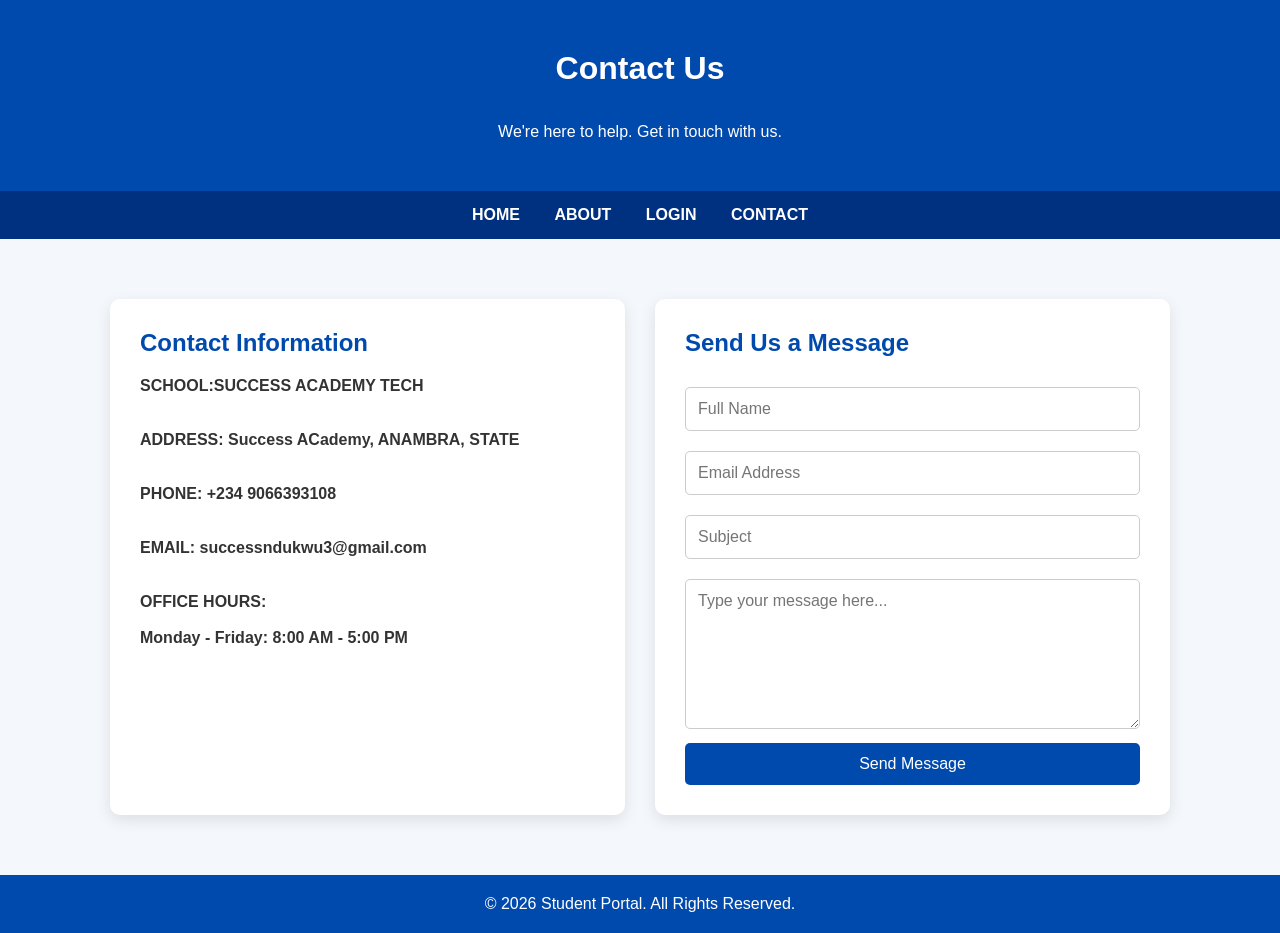
<file: con.html>
<!DOCTYPE html>
<html lang="en">
<head>
<meta charset="UTF-8">
<meta name="viewport" content="width=device-width, initial-scale=1.0">
<title>Contact Us | Student Portal</title>
<style>


*{
    margin:0;
    padding:0;
    box-sizing:border-box;
    font-family:Arial, Helvetica, sans-serif;
}

body{
    background:#f4f7fc;
    color:#333;
}

header{
    background:#004aad;
    color:#fff;
    text-align:center;
    padding:50px 20px;
}

nav{
    background:#003080;
    text-align:center;
    padding:15px;
}

nav a{
    color:#fff;
    text-decoration:none;
    margin:0 15px;
    font-weight:bold;
}

.container{
    max-width:1100px;
    margin:40px auto;
    display:grid;
    grid-template-columns:1fr 1fr;
    gap:30px;
    padding:20px;
}

.contact-info,
.contact-form{
    background:#fff;
    padding:30px;
    border-radius:10px;
    box-shadow:0 5px 15px rgba(0,0,0,0.1);
}

h2{
    color:#004aad;
    margin-bottom:20px;
}

.contact-info p{
    margin:15px 0;
    line-height:1.7;
}

.contact-form input,
.contact-form textarea{
    width:100%;
    padding:12px;
    margin:10px 0;
    border:1px solid #ccc;
    border-radius:5px;
    font-size:16px;
}

.contact-form textarea{
    height:150px;
    resize:vertical;
}

button{
    width:100%;
    padding:12px;
    background:#004aad;
    color:white;
    border:none;
    border-radius:5px;
    font-size:16px;
    cursor:pointer;
}

button:hover{
    background:#003080;
}

footer{
    background:#004aad;
    color:white;
    text-align:center;
    padding:20px;
    margin-top:40px;
}

@media(max-width:768px){
    .container{
        grid-template-columns:1fr;
    }
}
</style>
</head>
<body>

<header>
<h1>Contact Us</h1><br><br>
<p>We're here to help. Get in touch with us.</p>
</header>

<nav>
<a href="/HTML/Index.html">HOME</a>
<a href="about.html">ABOUT</a>
<a href="login.html">LOGIN</a>
<a href="/HTML/con.html">CONTACT</a>
</nav>

<div class="container">

<div class="contact-info">

<h2>Contact Information</h2>

<h4><strong>SCHOOL:</strong>SUCCESS ACADEMY TECH</h4><br><br>

<h4><strong>ADDRESS:</strong> Success ACademy, ANAMBRA, STATE</h4><br><br>

<h4><strong>PHONE:</strong> +234 9066393108</h4><br><br>

<h4><strong>EMAIL: </strong></strong>successndukwu3@gmail.com</h4><br><br>

<h4><strong>OFFICE HOURS:</strong><br><br>
Monday - Friday: 8:00 AM - 5:00 PM</h4>

</div>

<div class="contact-form">

<h2>Send Us a Message</h2>

<form action="#" method="post">

<input type="text" name="fullname" placeholder="Full Name" required>

<input type="email" name="email" placeholder="Email Address" required>

<input type="text" name="subject" placeholder="Subject" required>

<textarea name="message" placeholder="Type your message here..." required></textarea>

<button type="submit">Send Message</button>

</form>

</div>

</div>

<footer>
&copy; 2026 Student Portal. All Rights Reserved.
</footer>

</body>
</html>
</file>
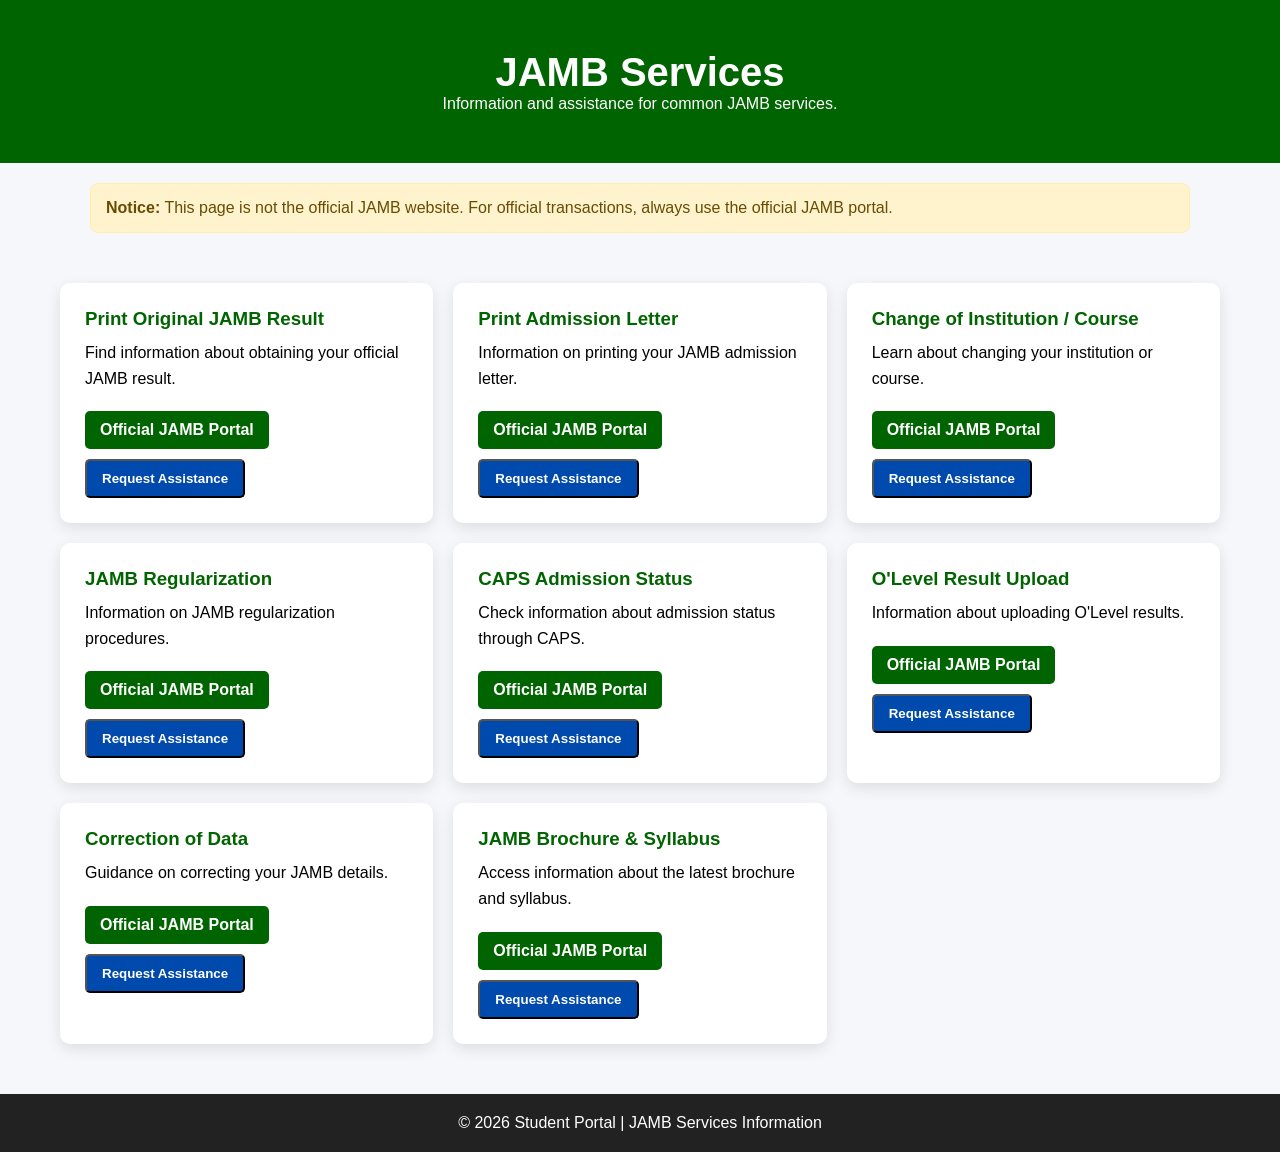
<file: Jamb.html>
<!DOCTYPE html>
<html lang="en">
<head>
<meta charset="UTF-8">
<meta name="viewport" content="width=device-width, initial-scale=1.0">
<title>JAMB Services | Student Portal</title>

<style>
*{
    margin:0;
    padding:0;
    box-sizing:border-box;
    font-family:Arial,Helvetica,sans-serif;
}

body{
    background:#f5f7fb;
}

header{
    background:#006400;
    color:white;
    padding:50px 20px;
    text-align:center;
}

header h1{
    font-size:40px;
}

.notice{
    max-width:1100px;
    margin:20px auto;
    background:#fff3cd;
    color:#664d03;
    border:1px solid #ffecb5;
    padding:15px;
    border-radius:8px;
}

.container{
    max-width:1200px;
    margin:30px auto;
    padding:20px;
    display:grid;
    grid-template-columns:repeat(auto-fit,minmax(280px,1fr));
    gap:20px;
}

.card{
    background:white;
    border-radius:10px;
    padding:25px;
    box-shadow:0 5px 15px rgba(0,0,0,.1);
    transition:.3s;
}

.card:hover{
    transform:translateY(-5px);
}

.card h3{
    color:#006400;
    margin-bottom:10px;
}

.card p{
    line-height:1.6;
    margin-bottom:20px;
}

.buttons{
    display:flex;
    gap:10px;
    flex-wrap:wrap;
}

.btn{
    padding:10px 15px;
    border-radius:5px;
    text-decoration:none;
    color:white;
    font-weight:bold;
}

.official{
    background:#006400;
}

.help{
    background:#004aad;
}

footer{
    background:#222;
    color:white;
    text-align:center;
    padding:20px;
    margin-top:30px;
}
</style>
</head>

<body>

<header>
<h1>JAMB Services</h1>
<p>Information and assistance for common JAMB services.</p>
</header>

<div class="notice">
<strong>Notice:</strong> This page is not the official JAMB website. For official transactions, always use the official JAMB portal.
</div>

<div class="container">

<div class="card">
<h3>Print Original JAMB Result</h3>
<p>Find information about obtaining your official JAMB result.</p>
<div class="buttons">
<a href="https://www.jamb.gov.ng" target="_blank" class="btn official">Official JAMB Portal</a>
<button class="btn help" onclick="requestService('Print Original JAMB Result')">Request Assistance</button>
</div>
</div>

<div class="card">
<h3>Print Admission Letter</h3>
<p>Information on printing your JAMB admission letter.</p>
<div class="buttons">
<a href="https://www.jamb.gov.ng" target="_blank" class="btn official">Official JAMB Portal</a>
<button class="btn help" onclick="requestService('Print Admission Letter')">Request Assistance</button>
</div>
</div>

<div class="card">
<h3>Change of Institution / Course</h3>
<p>Learn about changing your institution or course.</p>
<div class="buttons">
<a href="https://www.jamb.gov.ng" target="_blank" class="btn official">Official JAMB Portal</a>
<button class="btn help" onclick="requestService('Change of Institution / Course')">Request Assistance</button>
</div>
</div>

<div class="card">
<h3>JAMB Regularization</h3>
<p>Information on JAMB regularization procedures.</p>
<div class="buttons">
<a href="https://www.jamb.gov.ng" target="_blank" class="btn official">Official JAMB Portal</a>
<button class="btn help" onclick="requestService('JAMB Regularization')">Request Assistance</button>
</div>
</div>

<div class="card">
<h3>CAPS Admission Status</h3>
<p>Check information about admission status through CAPS.</p>
<div class="buttons">
<a href="https://www.jamb.gov.ng" target="_blank" class="btn official">Official JAMB Portal</a>
<button class="btn help" onclick="requestService('CAPS Admission Status')">Request Assistance</button>
</div>
</div>

<div class="card">
<h3>O'Level Result Upload</h3>
<p>Information about uploading O'Level results.</p>
<div class="buttons">
<a href="https://www.jamb.gov.ng" target="_blank" class="btn official">Official JAMB Portal</a>
<button class="btn help" onclick="requestService('O-Level Result Upload')">Request Assistance</button>
</div>
</div>

<div class="card">
<h3>Correction of Data</h3>
<p>Guidance on correcting your JAMB details.</p>
<div class="buttons">
<a href="https://www.jamb.gov.ng" target="_blank" class="btn official">Official JAMB Portal</a>
<button class="btn help" onclick="requestService('Correction of Data')">Request Assistance</button>
</div>
</div>

<div class="card">
<h3>JAMB Brochure & Syllabus</h3>
<p>Access information about the latest brochure and syllabus.</p>
<div class="buttons">
<a href="https://www.jamb.gov.ng" target="_blank" class="btn official">Official JAMB Portal</a>
<button class="btn help" onclick="requestService('JAMB Brochure & Syllabus')">Request Assistance</button>
</div>
</div>

</div>

<footer>
&copy; 2026 Student Portal | JAMB Services Information
</footer>

<script>
function requestService(service){
    alert(
        "You selected: " + service +
        "\\n\\nConnect this button to your WhatsApp, contact form, or customer support page to receive assistance."
    );
}
</script>

</body>
</html>
</file>
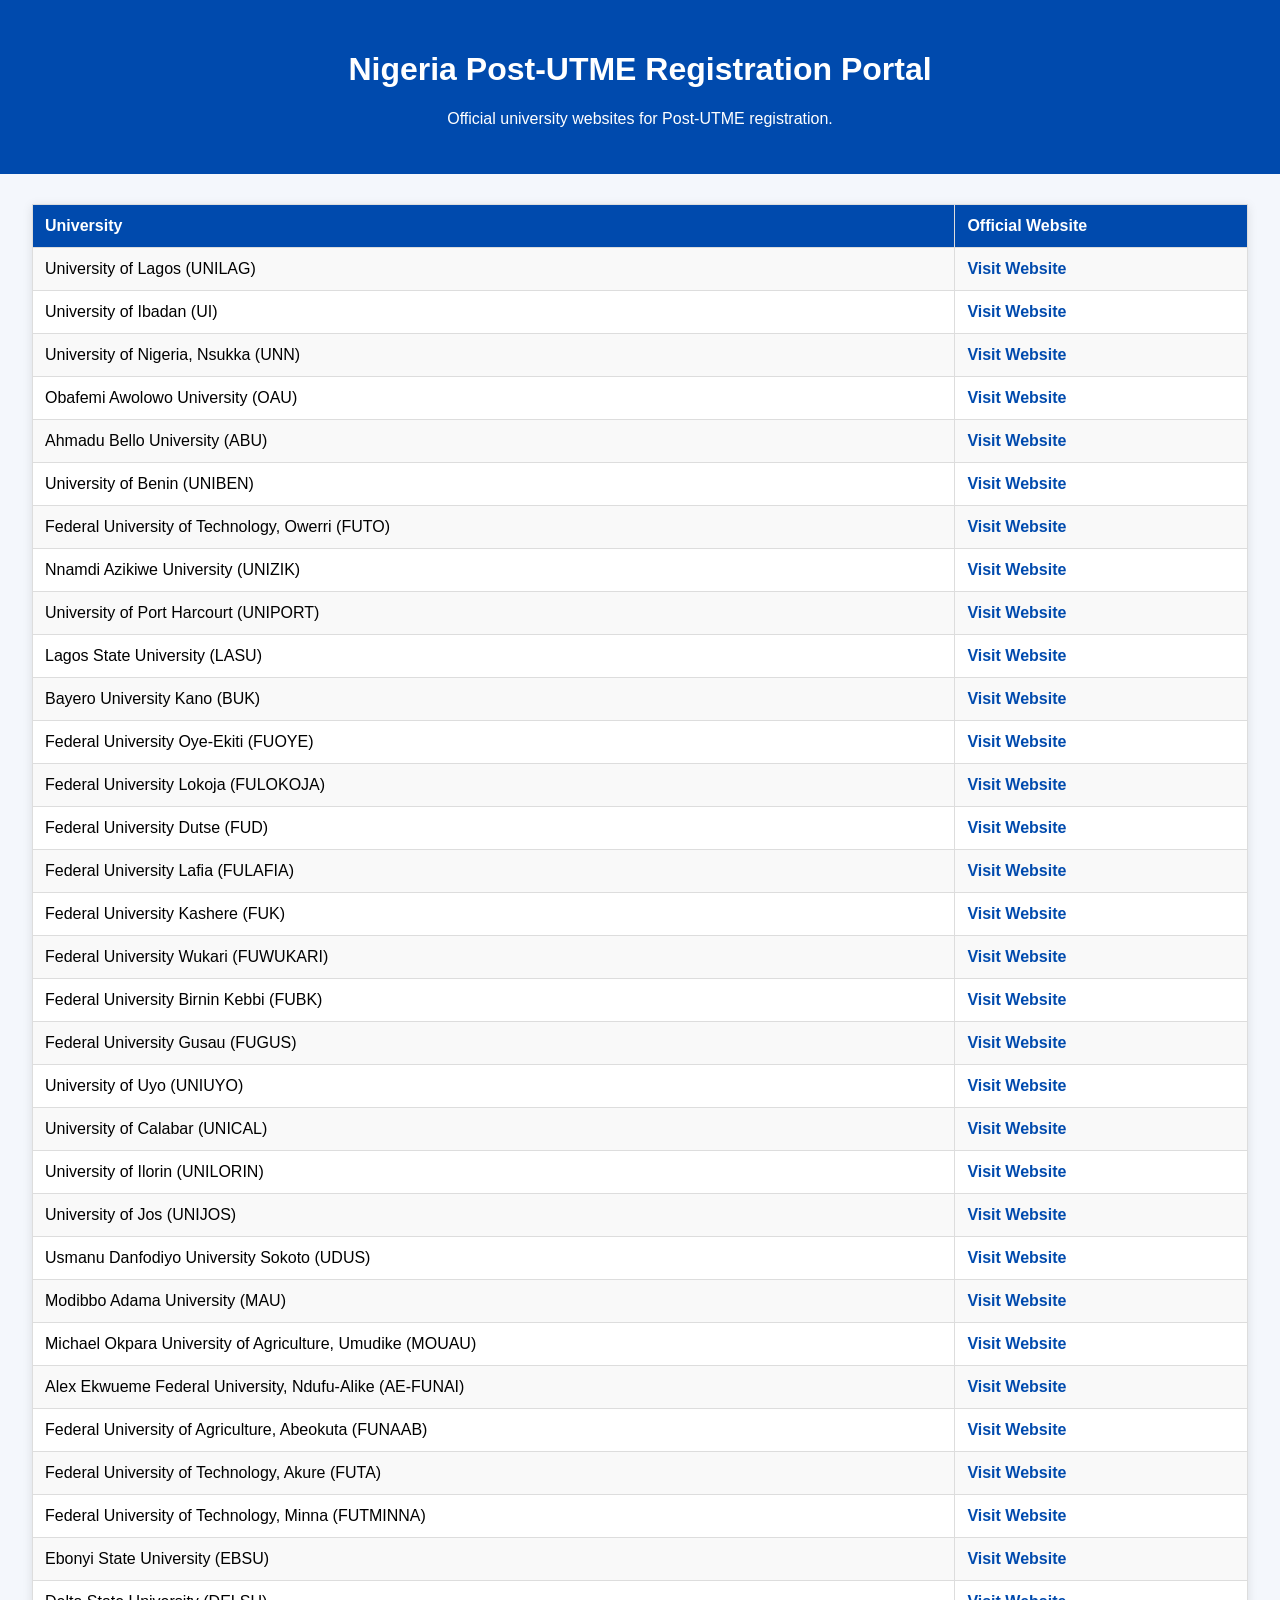
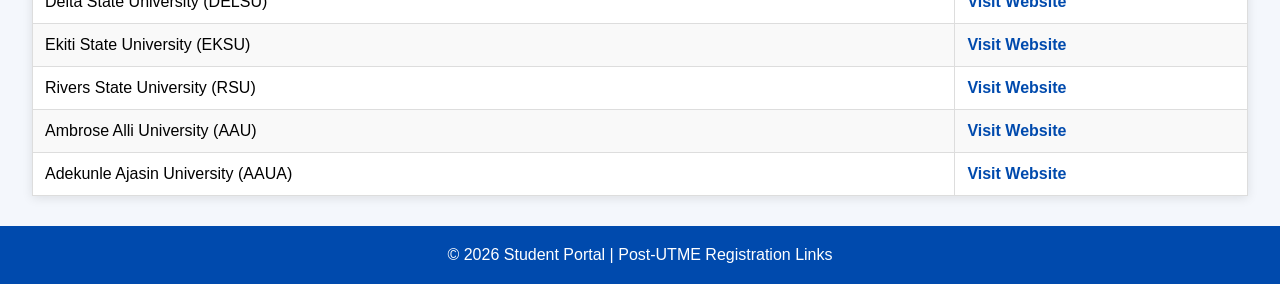
<file: post.html>
<!DOCTYPE html>
<html lang="en">
<head>
<meta charset="UTF-8">
<meta name="viewport" content="width=device-width, initial-scale=1.0">
<title>Post-UTME Registration Links</title>

<style>
body{
    font-family:Arial, sans-serif;
    background:#f4f7fc;
    margin:0;
}

header{
    background:#004aad;
    color:#fff;
    text-align:center;
    padding:30px;
}

table{
    width:95%;
    margin:30px auto;
    border-collapse:collapse;
    background:#fff;
    box-shadow:0 2px 10px rgba(0,0,0,.1);
}

th,td{
    border:1px solid #ddd;
    padding:12px;
    text-align:left;
}

th{
    background:#004aad;
    color:#fff;
}

tr:nth-child(even){
    background:#f9f9f9;
}

a{
    color:#004aad;
    text-decoration:none;
    font-weight:bold;
}

footer{
    background:#004aad;
    color:white;
    text-align:center;
    padding:20px;
}
</style>
</head>
<body>

<header>
<h1>Nigeria Post-UTME Registration Portal</h1>
<p>Official university websites for Post-UTME registration.</p>
</header>

<table>
<tr>
<th>University</th>
<th>Official Website</th>
</tr>

<tr>
<td>University of Lagos (UNILAG)</td>
<td><a href="https://www.unilag.edu.ng" target="_blank">Visit Website</a></td>
</tr>

<tr>
<td>University of Ibadan (UI)</td>
<td><a href="https://www.ui.edu.ng" target="_blank">Visit Website</a></td>
</tr>

<tr>
<td>University of Nigeria, Nsukka (UNN)</td>
<td><a href="https://www.unn.edu.ng" target="_blank">Visit Website</a></td>
</tr>

<tr>
<td>Obafemi Awolowo University (OAU)</td>
<td><a href="https://www.oauife.edu.ng" target="_blank">Visit Website</a></td>
</tr>

<tr>
<td>Ahmadu Bello University (ABU)</td>
<td><a href="https://www.abu.edu.ng" target="_blank">Visit Website</a></td>
</tr>

<tr>
<td>University of Benin (UNIBEN)</td>
<td><a href="https://www.uniben.edu" target="_blank">Visit Website</a></td>
</tr>

<tr>
<td>Federal University of Technology, Owerri (FUTO)</td>
<td><a href="https://www.futo.edu.ng" target="_blank">Visit Website</a></td>
</tr>

<tr>
<td>Nnamdi Azikiwe University (UNIZIK)</td>
<td><a href="https://www.unizik.edu.ng" target="_blank">Visit Website</a></td>
</tr>

<tr>
<td>University of Port Harcourt (UNIPORT)</td>
<td><a href="https://www.uniport.edu.ng" target="_blank">Visit Website</a></td>
</tr>

<tr>
<td>Lagos State University (LASU)</td>
<td><a href="https://www.lasu.edu.ng" target="_blank">Visit Website</a></td>
<tr>
<td>Bayero University Kano (BUK)</td>
<td><a href="https://www.buk.edu.ng" target="_blank">Visit Website</a></td>
</tr>

<tr>
<td>Federal University Oye-Ekiti (FUOYE)</td>
<td><a href="https://www.fuoye.edu.ng" target="_blank">Visit Website</a></td>
</tr>

<tr>
<td>Federal University Lokoja (FULOKOJA)</td>
<td><a href="https://www.fulokoja.edu.ng" target="_blank">Visit Website</a></td>
</tr>

<tr>
<td>Federal University Dutse (FUD)</td>
<td><a href="https://www.fud.edu.ng" target="_blank">Visit Website</a></td>
</tr>

<tr>
<td>Federal University Lafia (FULAFIA)</td>
<td><a href="https://www.fulafia.edu.ng" target="_blank">Visit Website</a></td>
</tr>

<tr>
<td>Federal University Kashere (FUK)</td>
<td><a href="https://www.fukashere.edu.ng" target="_blank">Visit Website</a></td>
</tr>

<tr>
<td>Federal University Wukari (FUWUKARI)</td>
<td><a href="https://www.fuwukari.edu.ng" target="_blank">Visit Website</a></td>
</tr>

<tr>
<td>Federal University Birnin Kebbi (FUBK)</td>
<td><a href="https://www.fubk.edu.ng" target="_blank">Visit Website</a></td>
</tr>

<tr>
<td>Federal University Gusau (FUGUS)</td>
<td><a href="https://www.fugusau.edu.ng" target="_blank">Visit Website</a></td>
</tr>

<tr>
<td>University of Uyo (UNIUYO)</td>
<td><a href="https://www.uniuyo.edu.ng" target="_blank">Visit Website</a></td>
</tr>

<tr>
<td>University of Calabar (UNICAL)</td>
<td><a href="https://www.unical.edu.ng" target="_blank">Visit Website</a></td>
</tr>

<tr>
<td>University of Ilorin (UNILORIN)</td>
<td><a href="https://www.unilorin.edu.ng" target="_blank">Visit Website</a></td>
</tr>

<tr>
<td>University of Jos (UNIJOS)</td>
<td><a href="https://www.unijos.edu.ng" target="_blank">Visit Website</a></td>
</tr>

<tr>
<td>Usmanu Danfodiyo University Sokoto (UDUS)</td>
<td><a href="https://www.udusok.edu.ng" target="_blank">Visit Website</a></td>
</tr>

<tr>
<td>Modibbo Adama University (MAU)</td>
<td><a href="https://www.mau.edu.ng" target="_blank">Visit Website</a></td>
</tr>

<tr>
<td>Michael Okpara University of Agriculture, Umudike (MOUAU)</td>
<td><a href="https://www.mouau.edu.ng" target="_blank">Visit Website</a></td>
</tr>

<tr>
<td>Alex Ekwueme Federal University, Ndufu-Alike (AE-FUNAI)</td>
<td><a href="https://www.funai.edu.ng" target="_blank">Visit Website</a></td>
</tr>

<tr>
<td>Federal University of Agriculture, Abeokuta (FUNAAB)</td>
<td><a href="https://www.funaab.edu.ng" target="_blank">Visit Website</a></td>
</tr>

<tr>
<td>Federal University of Technology, Akure (FUTA)</td>
<td><a href="https://www.futa.edu.ng" target="_blank">Visit Website</a></td>
</tr>

<tr>
<td>Federal University of Technology, Minna (FUTMINNA)</td>
<td><a href="https://www.futminna.edu.ng" target="_blank">Visit Website</a></td>
</tr>

<tr>
<td>Ebonyi State University (EBSU)</td>
<td><a href="https://www.ebsu.edu.ng" target="_blank">Visit Website</a></td>
</tr>

<tr>
<td>Delta State University (DELSU)</td>
<td><a href="https://www.delsu.edu.ng" target="_blank">Visit Website</a></td>
</tr>

<tr>
<td>Ekiti State University (EKSU)</td>
<td><a href="https://www.eksu.edu.ng" target="_blank">Visit Website</a></td>
</tr>

<tr>
<td>Rivers State University (RSU)</td>
<td><a href="https://www.rsu.edu.ng" target="_blank">Visit Website</a></td>
</tr>

<tr>
<td>Ambrose Alli University (AAU)</td>
<td><a href="https://www.aauekpoma.edu.ng" target="_blank">Visit Website</a></td>
</tr>

<tr>
<td>Adekunle Ajasin University (AAUA)</td>
<td><a href="https://www.aaua.edu.ng" target="_blank">Visit Website</a></td>
</tr>
</tr>

</table>

<footer>
&copy; 2026 Student Portal | Post-UTME Registration Links
</footer>

</body>
</html>
</file>
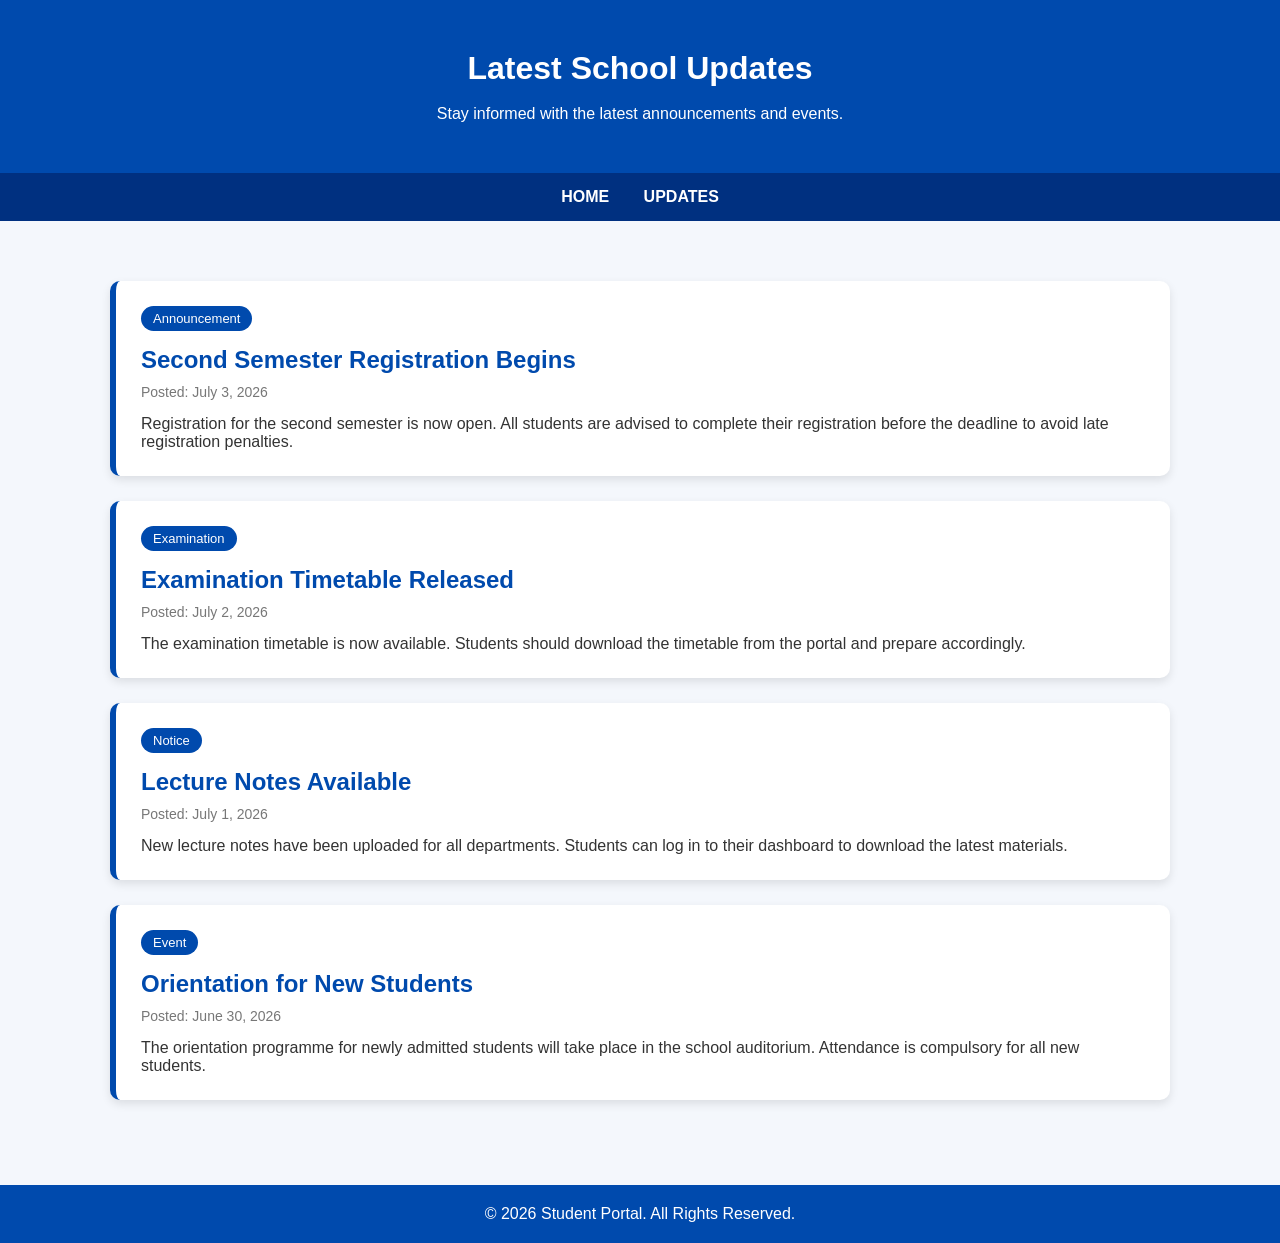
<file: update.html>
<!DOCTYPE html>
<html lang="en">
<head>
<meta charset="UTF-8">
<meta name="viewport" content="width=device-width, initial-scale=1.0">
<title>School Updates | Student Portal</title>

<style>
*{
    margin:0;
    padding:0;
    box-sizing:border-box;
    font-family:Arial, Helvetica, sans-serif;
}

body{
    background:#f4f7fc;
    color:#333;
}

header{
    background:#004aad;
    color:#fff;
    text-align:center;
    padding:50px 20px;
}

nav{
    background:#003080;
    text-align:center;
    padding:15px;
}

nav a{
    color:#fff;
    text-decoration:none;
    margin:0 15px;
    font-weight:bold;
}

.container{
    max-width:1100px;
    margin:40px auto;
    padding:20px;
}

.update-card{
    background:#fff;
    border-left:6px solid #004aad;
    padding:25px;
    margin-bottom:25px;
    border-radius:10px;
    box-shadow:0 4px 10px rgba(0,0,0,0.1);
}

.update-card h2{
    color:#004aad;
    margin-bottom:10px;
}

.date{
    color:#777;
    font-size:14px;
    margin-bottom:15px;
}

.badge{
    display:inline-block;
    background:#004aad;
    color:#fff;
    padding:5px 12px;
    border-radius:20px;
    font-size:13px;
    margin-bottom:15px;
}

footer{
    background:#004aad;
    color:#fff;
    text-align:center;
    padding:20px;
    margin-top:40px;
}

@media(max-width:768px){
    nav a{
        display:block;
        margin:10px 0;
    }
}
</style>

</head>
<body>

<header>
<h1>Latest School Updates</h1><br>
<p>Stay informed with the latest announcements and events.</p>
</header>

<nav>
<a href="/HTML/Index.html">HOME</a>
<a href="/HTML/update.html">UPDATES</a>
</nav>

<div class="container">

<div class="update-card">
<span class="badge">Announcement</span>
<h2>Second Semester Registration Begins</h2>
<p class="date">Posted: July 3, 2026</p>
<p>
Registration for the second semester is now open. All students are advised to complete their registration before the deadline to avoid late registration penalties.
</p>
</div>

<div class="update-card">
<span class="badge">Examination</span>
<h2>Examination Timetable Released</h2>
<p class="date">Posted: July 2, 2026</p>
<p>
The examination timetable is now available. Students should download the timetable from the portal and prepare accordingly.
</p>
</div>

<div class="update-card">
<span class="badge">Notice</span>
<h2>Lecture Notes Available</h2>
<p class="date">Posted: July 1, 2026</p>
<p>
New lecture notes have been uploaded for all departments. Students can log in to their dashboard to download the latest materials.
</p>
</div>

<div class="update-card">
<span class="badge">Event</span>
<h2>Orientation for New Students</h2>
<p class="date">Posted: June 30, 2026</p>
<p>
The orientation programme for newly admitted students will take place in the school auditorium. Attendance is compulsory for all new students.
</p>
</div>

</div>

<footer>
&copy; 2026 Student Portal. All Rights Reserved.
</footer>

</body>
</html>
</file>
